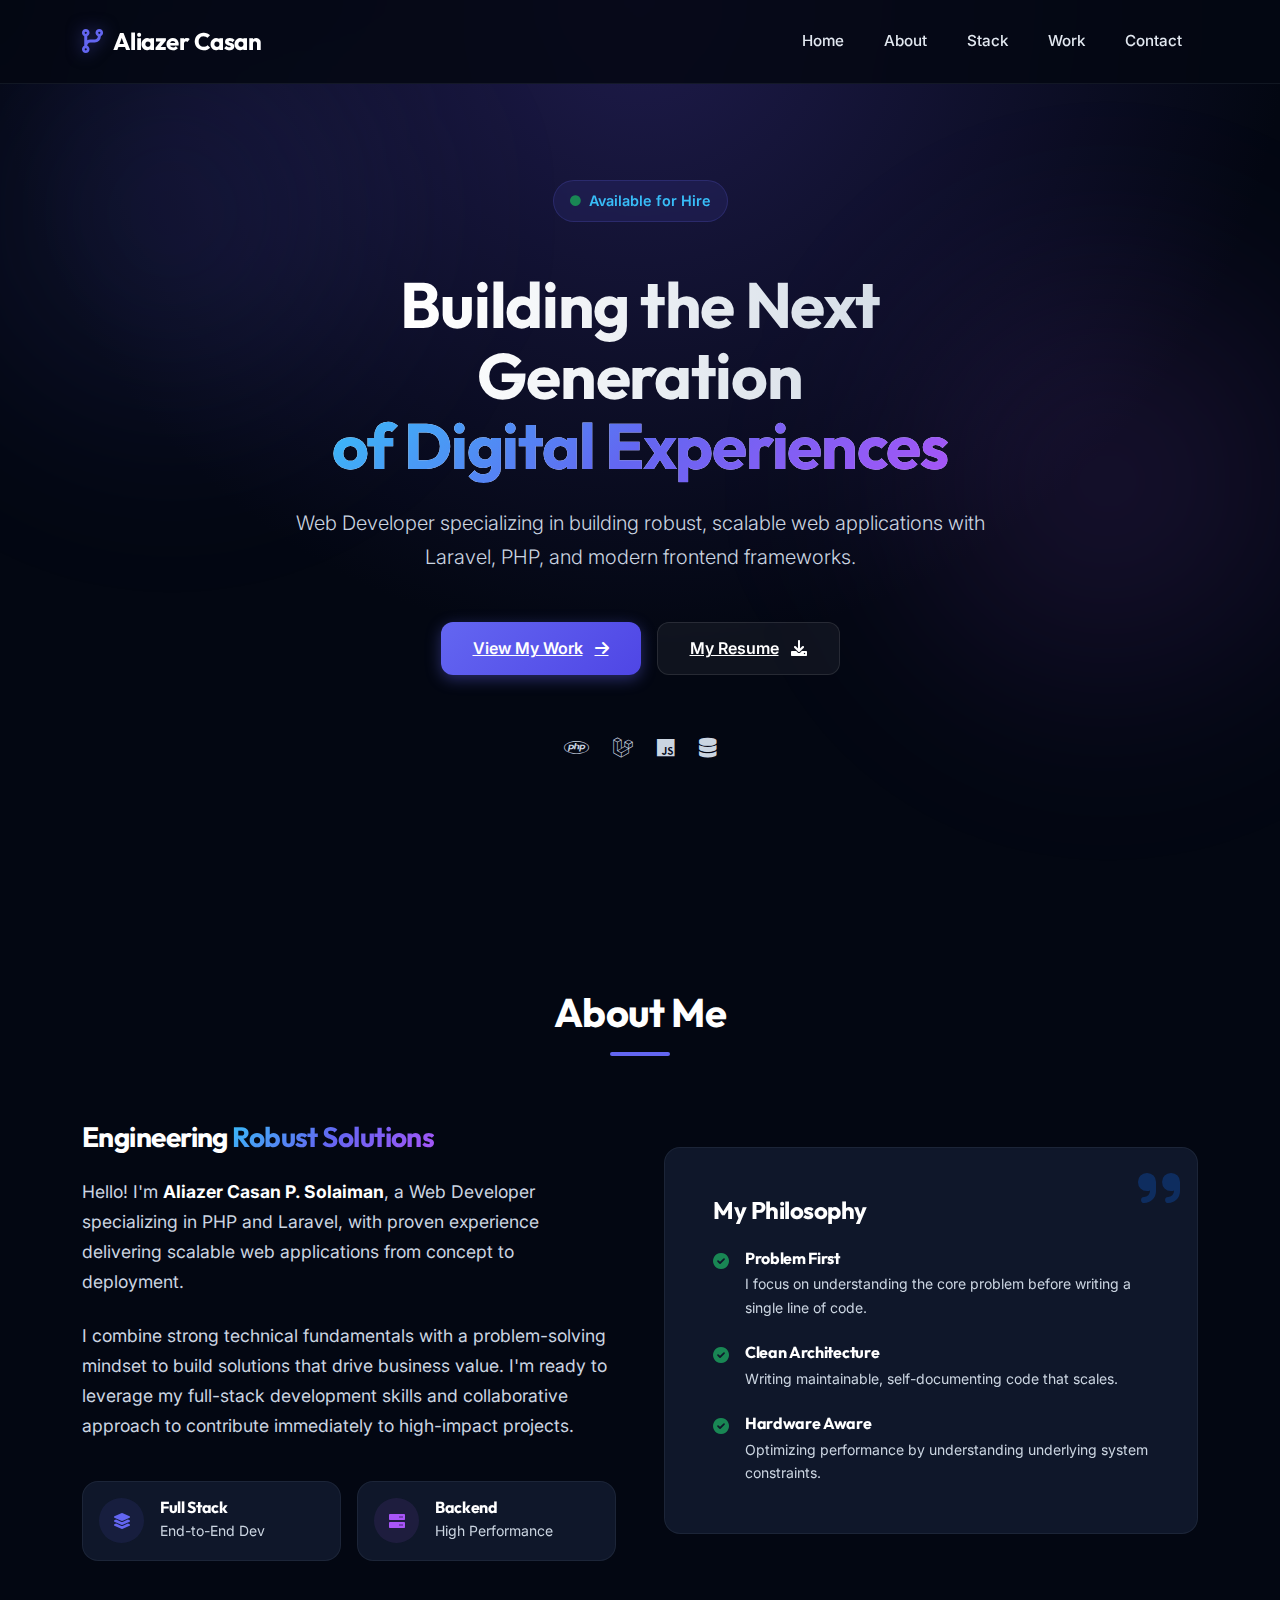
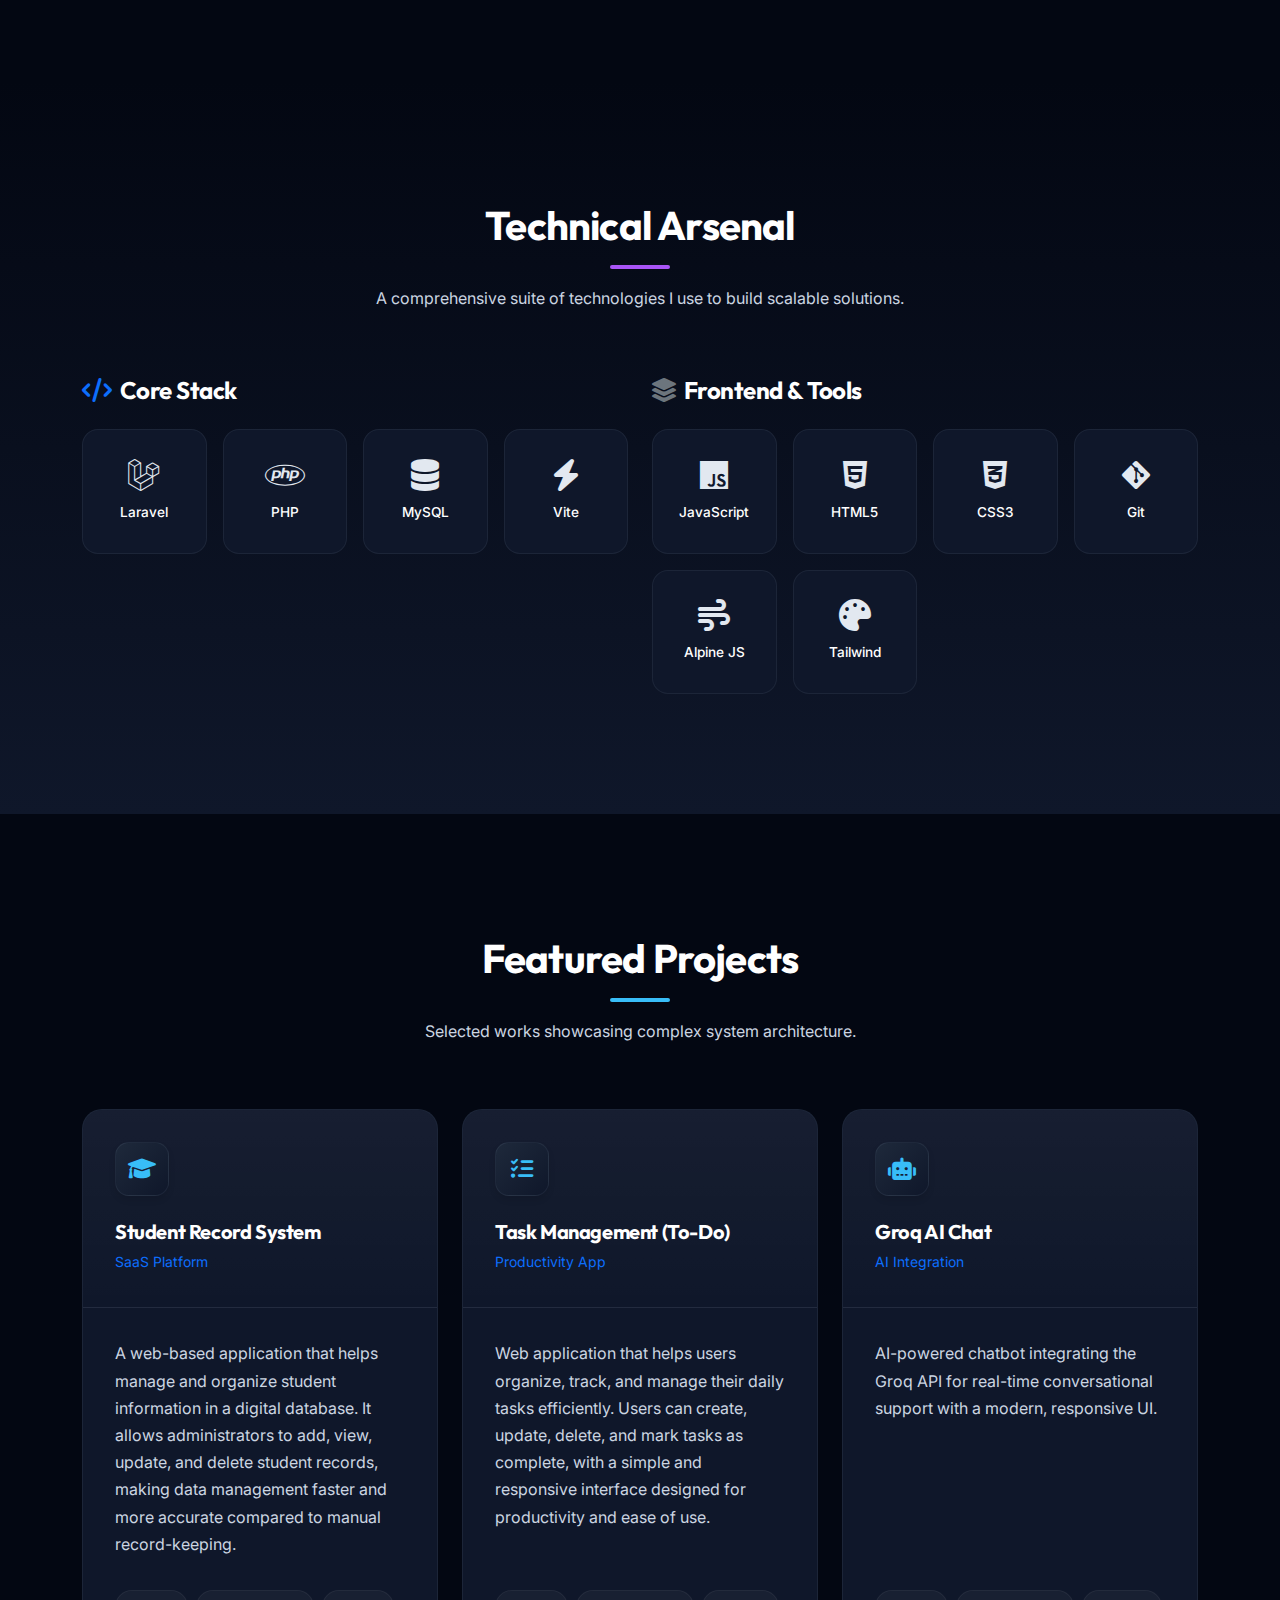
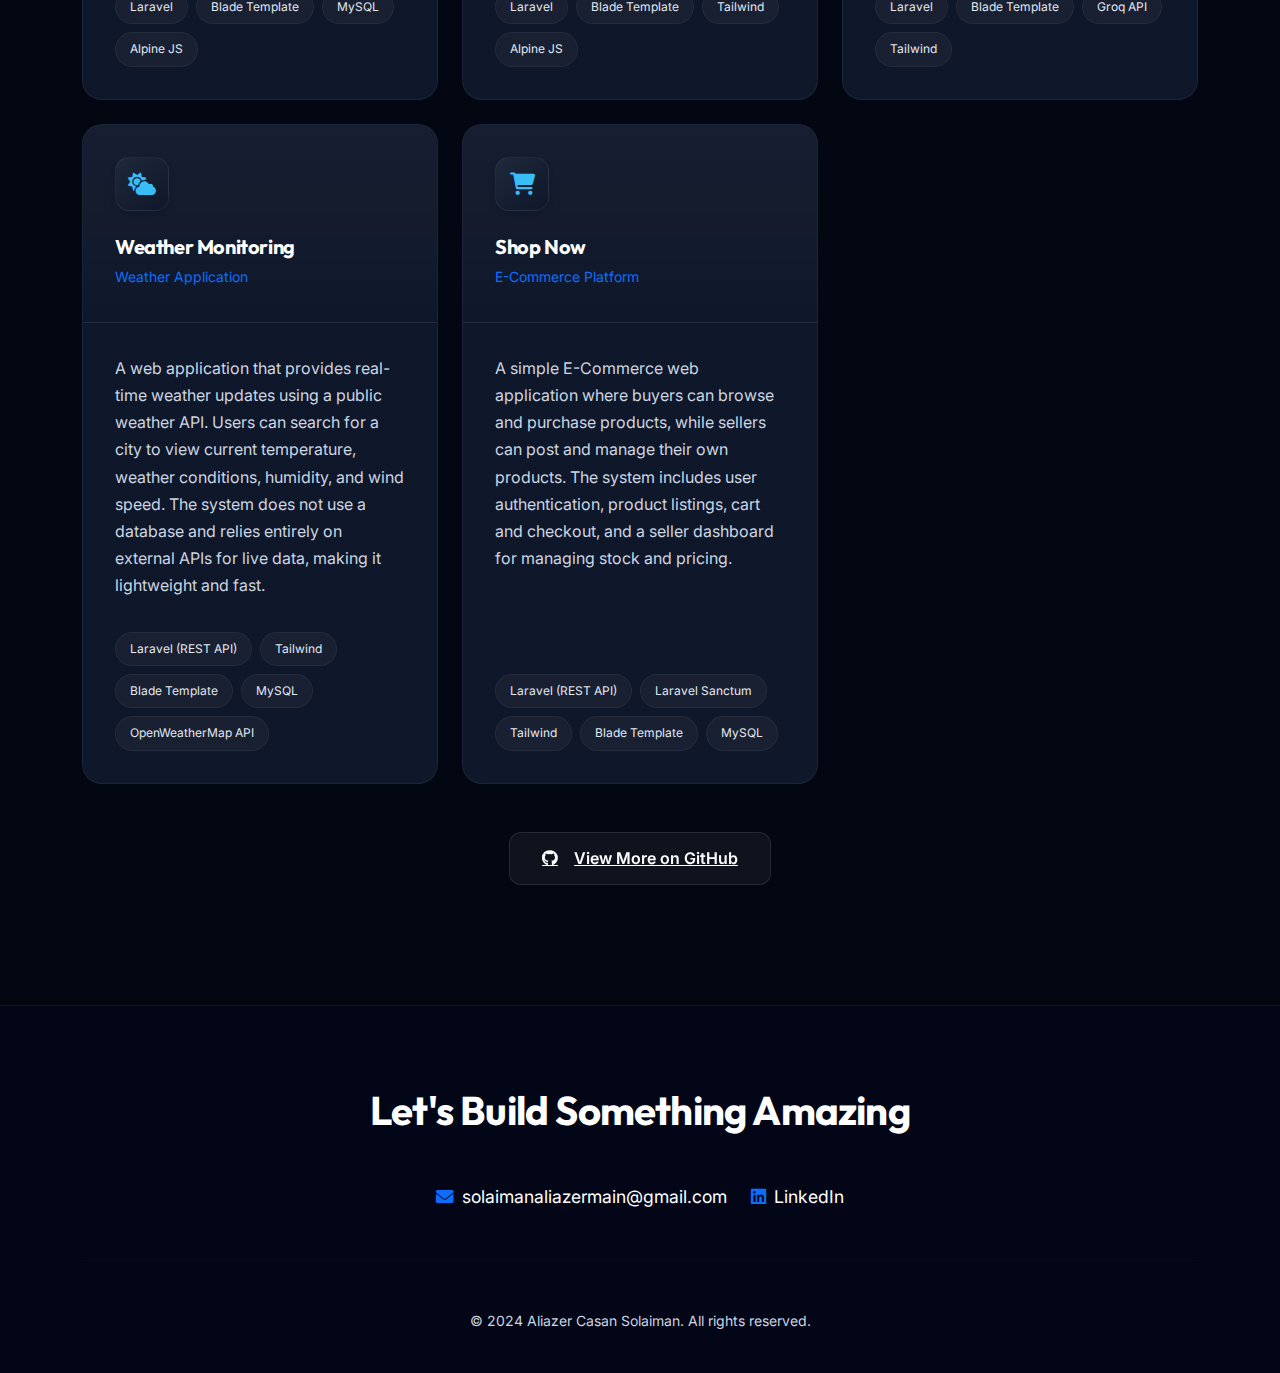
<file: index.html>
<!DOCTYPE html>
<html lang="en">

<head>
    <meta charset="UTF-8">
    <meta name="viewport" content="width=device-width, initial-scale=1.0">
    <title>Web Developer Portfolio - Aliazer Casan Solaiman</title>
    <link href="https://cdn.jsdelivr.net/npm/bootstrap@5.3.0/dist/css/bootstrap.min.css" rel="stylesheet">
    <link href="https://cdnjs.cloudflare.com/ajax/libs/font-awesome/6.0.0/css/all.min.css" rel="stylesheet">
    <link
        href="https://fonts.googleapis.com/css2?family=Inter:wght@300;400;500;600;700&family=Outfit:wght@500;600;700;800&display=swap"
        rel="stylesheet">
    <style>
        :root {
            /* Modern Palette - Deep Space Theme */
            --bg-body: #030712;
            --bg-surface: #0f172a;
            --bg-surface-hover: #1e293b;

            /* Primary Accents - Modern Indigo/Violet Gradient */
            --primary: #6366f1;
            --primary-dark: #4f46e5;
            --secondary: #a855f7;
            --accent: #38bdf8;

            /* Text Colors - Updated for better contrast */
            --text-main: #ffffff;
            --text-muted: #cbd5e1;
            /* Slate-300 - Much lighter for readability */
            --text-light: #e2e8f0;
            /* Slate-200 */

            /* Borders & Effects */
            --border-color: rgba(148, 163, 184, 0.1);
            --glass-bg: rgba(15, 23, 42, 0.7);
            --glass-border: rgba(255, 255, 255, 0.08);
            --shadow-sm: 0 4px 6px -1px rgba(0, 0, 0, 0.3);
            --shadow-lg: 0 20px 25px -5px rgba(0, 0, 0, 0.3), 0 8px 10px -6px rgba(0, 0, 0, 0.3);
            --glow: 0 0 20px rgba(99, 102, 241, 0.15);
        }

        /* Reset & Base */
        * {
            box-sizing: border-box;
        }

        body {
            font-family: 'Inter', sans-serif;
            background-color: var(--bg-body);
            color: var(--text-main);
            line-height: 1.7;
            overflow-x: hidden;
        }

        /* Contrast Overrides */
        .text-muted {
            color: var(--text-muted) !important;
        }

        h1,
        h2,
        h3,
        h4,
        h5,
        h6,
        .navbar-brand {
            font-family: 'Outfit', sans-serif;
            font-weight: 700;
            letter-spacing: -0.02em;
            color: #fff;
        }

        /* Utilities */
        .text-gradient {
            background: linear-gradient(135deg, var(--accent) 0%, var(--primary) 50%, var(--secondary) 100%);
            -webkit-background-clip: text;
            -webkit-text-fill-color: transparent;
            background-clip: text;
        }

        .section-padding {
            padding: 120px 0;
        }

        .glass-card {
            background: var(--bg-surface);
            border: 1px solid var(--border-color);
            border-radius: 16px;
            backdrop-filter: blur(12px);
            transition: all 0.4s cubic-bezier(0.175, 0.885, 0.32, 1.275);
        }

        .glass-card:hover {
            border-color: rgba(99, 102, 241, 0.3);
            transform: translateY(-5px);
            box-shadow: var(--shadow-lg), var(--glow);
        }

        /* Navbar Redesign */
        .navbar {
            background: rgba(3, 7, 18, 0.85) !important;
            backdrop-filter: blur(20px);
            border-bottom: 1px solid var(--border-color);
            padding: 1rem 0;
            transition: all 0.3s ease;
        }

        .navbar-brand {
            font-size: 1.5rem;
            display: flex;
            align-items: center;
            gap: 10px;
        }

        .navbar-brand i {
            color: var(--primary);
            filter: drop-shadow(0 0 8px rgba(99, 102, 241, 0.5));
        }

        .nav-link {
            color: var(--text-light) !important;
            font-weight: 500;
            font-size: 0.95rem;
            padding: 0.5rem 1rem !important;
            border-radius: 8px;
            transition: all 0.3s ease;
        }

        .nav-link:hover,
        .nav-link.active {
            color: #fff !important;
            background: rgba(255, 255, 255, 0.05);
        }

        /* Hero Section Redesign */
        .hero-section {
            padding: 180px 0 120px;
            background: radial-gradient(circle at 50% 0%, #1e1b4b 0%, var(--bg-body) 60%);
            position: relative;
            overflow: hidden;
        }

        /* Geometric Background Elements */
        .hero-bg-glow {
            position: absolute;
            width: 600px;
            height: 600px;
            background: radial-gradient(circle, rgba(99, 102, 241, 0.15) 0%, transparent 70%);
            filter: blur(80px);
            border-radius: 50%;
            z-index: 0;
            animation: float-glow 10s infinite ease-in-out;
        }

        @keyframes float-glow {

            0%,
            100% {
                transform: translate(0, 0);
            }

            50% {
                transform: translate(30px, -30px);
            }
        }

        .hero-content {
            position: relative;
            z-index: 2;
        }

        .hero-badge {
            display: inline-flex;
            align-items: center;
            padding: 8px 16px;
            background: rgba(99, 102, 241, 0.1);
            border: 1px solid rgba(99, 102, 241, 0.2);
            border-radius: 50px;
            color: var(--accent);
            font-weight: 600;
            font-size: 0.9rem;
            margin-bottom: 1.5rem;
            backdrop-filter: blur(5px);
        }

        .hero-title {
            font-size: 4rem;
            line-height: 1.1;
            margin-bottom: 2rem;
            background: linear-gradient(to right, #fff 20%, var(--text-muted) 100%);
            -webkit-background-clip: text;
            -webkit-text-fill-color: transparent;
            background-clip: text;
        }

        /* Buttons Premium */
        .btn-modern {
            padding: 12px 32px;
            border-radius: 12px;
            font-weight: 600;
            transition: all 0.3s ease;
            position: relative;
            overflow: hidden;
            border: none;
            display: inline-flex;
            align-items: center;
            justify-content: center;
            gap: 8px;
        }

        .btn-primary-modern {
            background: linear-gradient(135deg, var(--primary) 0%, var(--primary-dark) 100%);
            color: white;
            box-shadow: 0 4px 15px rgba(99, 102, 241, 0.4);
        }

        .btn-primary-modern:hover {
            transform: translateY(-2px);
            box-shadow: 0 8px 25px rgba(99, 102, 241, 0.5);
            color: white;
        }

        .btn-outline-modern {
            background: rgba(255, 255, 255, 0.05);
            border: 1px solid rgba(255, 255, 255, 0.1);
            color: white;
            backdrop-filter: blur(5px);
        }

        .btn-outline-modern:hover {
            background: rgba(255, 255, 255, 0.1);
            border-color: rgba(255, 255, 255, 0.2);
            color: white;
            transform: translateY(-2px);
        }

        /* Section Headings */
        .section-header {
            margin-bottom: 4rem;
            text-align: center;
        }

        .section-title-modern {
            font-size: 2.5rem;
            margin-bottom: 1rem;
            display: inline-block;
            position: relative;
        }

        /* About Cards */
        .stat-card {
            text-align: center;
            padding: 2rem;
            background: rgba(255, 255, 255, 0.03);
            border-radius: 16px;
            border: 1px solid var(--border-color);
        }

        /* Modern Skill Badges */
        .tech-stack-grid {
            display: grid;
            grid-template-columns: repeat(auto-fill, minmax(100px, 1fr));
            gap: 1rem;
        }

        .tech-item {
            display: flex;
            flex-direction: column;
            align-items: center;
            justify-content: center;
            padding: 1.5rem;
            background: var(--bg-surface);
            border: 1px solid var(--border-color);
            border-radius: 16px;
            transition: all 0.3s ease;
            gap: 10px;
            aspect-ratio: 1;
        }

        .tech-item:hover {
            border-color: var(--primary);
            background: rgba(99, 102, 241, 0.05);
            transform: translateY(-5px);
        }

        .tech-item i {
            font-size: 2rem;
            color: var(--text-light);
            transition: 0.3s;
        }

        .tech-item:hover i {
            color: var(--primary);
        }

        .tech-item span {
            font-size: 0.85rem;
            font-weight: 500;
        }

        /* Project Cards Redesign */
        .project-card {
            height: 100%;
            background: var(--bg-surface);
            border: 1px solid var(--border-color);
            border-radius: 20px;
            overflow: hidden;
            transition: all 0.4s ease;
            display: flex;
            flex-direction: column;
        }

        .project-card:hover {
            border-color: rgba(99, 102, 241, 0.4);
            transform: translateY(-8px);
            box-shadow: 0 15px 30px rgba(0, 0, 0, 0.3);
        }

        .project-header {
            padding: 2rem;
            border-bottom: 1px solid var(--border-color);
            background: linear-gradient(to bottom, rgba(255, 255, 255, 0.03), transparent);
        }

        .project-icon {
            width: 54px;
            height: 54px;
            background: linear-gradient(135deg, var(--bg-surface-hover), var(--bg-surface));
            border-radius: 14px;
            display: flex;
            align-items: center;
            justify-content: center;
            margin-bottom: 1.5rem;
            border: 1px solid var(--border-color);
            box-shadow: 0 4px 6px rgba(0, 0, 0, 0.1);
        }

        .project-icon i {
            font-size: 1.4rem;
            color: var(--accent);
        }

        .project-body {
            padding: 2rem;
            flex: 1;
        }

        .project-tags {
            display: flex;
            flex-wrap: wrap;
            gap: 8px;
            margin-top: auto;
            padding: 0 2rem 2rem;
        }

        .tag {
            font-size: 0.75rem;
            padding: 6px 14px;
            background: rgba(255, 255, 255, 0.04);
            border-radius: 50px;
            color: var(--text-light);
            border: 1px solid rgba(255, 255, 255, 0.05);
        }

        /* Footer */
        footer {
            background: #020617;
            padding: 80px 0 40px;
            border-top: 1px solid var(--border-color);
            color: var(--text-muted);
        }

        footer a {
            color: var(--text-muted);
            transition: 0.2s;
        }

        footer a:hover {
            color: var(--primary);
        }

        /* Form */
        .form-control {
            background: var(--bg-surface);
            border: 1px solid var(--border-color);
            color: #fff;
            padding: 12px 16px;
            border-radius: 12px;
        }

        .form-control:focus {
            background: var(--bg-surface);
            border-color: var(--primary);
            box-shadow: 0 0 0 4px rgba(99, 102, 241, 0.1);
            color: white;
        }

        /* Responsive Fixes */
        @media (max-width: 991px) {
            .navbar-collapse {
                background: var(--bg-surface);
                padding: 20px;
                border-radius: 16px;
                margin-top: 15px;
                border: 1px solid var(--border-color);
            }

            .hero-title {
                font-size: 2.8rem;
            }
        }

        /* Remove Old Theme Toggle - We are Full Dark Mode Now */
        .theme-toggle {
            display: none !important;
        }

        .bg-light {
            background: transparent !important;
        }
    </style>
</head>

<body>
    <!-- Navigation -->
    <nav class="navbar navbar-expand-lg navbar-dark fixed-top">
        <div class="container">
            <a class="navbar-brand" href="#home">
                <i class="fas fa-code-branch"></i>
                <span>Aliazer Casan</span>
            </a>
            <button class="navbar-toggler border-0" type="button" data-bs-toggle="collapse" data-bs-target="#navbarNav">
                <span class="navbar-toggler-icon"></span>
            </button>
            <div class="collapse navbar-collapse" id="navbarNav">
                <ul class="navbar-nav ms-auto gap-2">
                    <li class="nav-item"><a class="nav-link" href="#home">Home</a></li>
                    <li class="nav-item"><a class="nav-link" href="#about">About</a></li>
                    <li class="nav-item"><a class="nav-link" href="#skills">Stack</a></li>
                    <li class="nav-item"><a class="nav-link" href="#projects">Work</a></li>
                    <li class="nav-item"><a class="nav-link" href="#contact">Contact</a></li>
                </ul>
            </div>
        </div>
    </nav>

    <!-- Hero Section -->
    <section id="home" class="hero-section text-center text-lg-start">
        <div class="hero-bg-glow" style="top: -10%; left: -10%;"></div>
        <div class="hero-bg-glow"
            style="bottom: 10%; right: -10%; animation-delay: -5s; background: radial-gradient(circle, rgba(168, 85, 247, 0.15) 0%, transparent 70%);">
        </div>

        <div class="container hero-content">
            <div class="row align-items-center min-vh-75">
                <div class="col-lg-8 mx-auto text-center">
                    <div class="mb-4 animate-fade-in">
                        <span class="hero-badge">
                            <i class="fas fa-circle fa-xs me-2 text-success"></i> Available for Hire
                        </span>
                    </div>
                    <h1 class="hero-title fw-bold mb-4 animate-scale animate-delay-1">
                        Building the Next Generation <br>
                        <span class="text-gradient">of Digital Experiences</span>
                    </h1>
                    <p class="lead mb-5 animate-fade-in animate-delay-2"
                        style="color: var(--text-muted); font-size: 1.25rem; max-width: 700px; margin: 0 auto;">
                        Web Developer specializing in building robust, scalable web applications
                        with Laravel, PHP, and modern frontend frameworks.
                    </p>
                    <div
                        class="d-flex flex-column flex-sm-row gap-3 justify-content-center animate-scale animate-delay-3">
                        <a href="#projects" class="btn-modern btn-primary-modern">
                            View My Work <i class="fas fa-arrow-right ms-1"></i>
                        </a>
                        <a href="my-cv.html" target="_blank" class="btn-modern btn-outline-modern">
                            My Resume <i class="fas fa-download ms-1"></i>
                        </a>
                    </div>

                    <div
                        class="mt-5 pt-4 d-flex justify-content-center gap-4 animate-fade-in animate-delay-4 text-muted">
                        <div class="d-flex align-items-center gap-2">
                            <i class="fab fa-php fa-lg"></i>
                        </div>
                        <div class="d-flex align-items-center gap-2">
                            <i class="fab fa-laravel fa-lg"></i>
                        </div>
                        <div class="d-flex align-items-center gap-2">
                            <i class="fab fa-js fa-lg"></i>
                        </div>
                        <div class="d-flex align-items-center gap-2">
                            <i class="fas fa-database fa-lg"></i>
                        </div>
                    </div>
                </div>
            </div>
        </div>
    </section>

    <!-- ABOUT SECTION -->
    <section id="about" class="section-padding">
        <div class="container">
            <div class="section-header animate-on-scroll">
                <h2 class="section-title-modern">About Me</h2>
                <div style="width: 60px; height: 4px; background: var(--primary); margin: 0 auto; border-radius: 2px;">
                </div>
            </div>

            <div class="row align-items-center g-5">
                <div class="col-lg-6 animate-slide-left">
                    <h3 class="mb-4 text-white">Engineering <span class="text-gradient">Robust Solutions</span></h3>
                    <p class="mb-4 text-muted" style="font-size: 1.1rem;">
                        Hello! I'm <strong class="text-white">Aliazer Casan P. Solaiman</strong>, a Web Developer
                        specializing in PHP and Laravel, with proven experience delivering scalable web applications
                        from concept to deployment.
                    </p>
                    <p class="mb-4 text-muted" style="font-size: 1.1rem;">
                        I combine strong technical fundamentals with a problem-solving mindset to build solutions that
                        drive business value. I'm ready to leverage my full-stack development skills and collaborative
                        approach to contribute immediately to high-impact projects.
                    </p>

                    <div class="row g-3 mt-2">
                        <div class="col-6">
                            <div class="glass-card p-3 d-flex align-items-center gap-3">
                                <div class="bg-surface rounded-circle d-flex align-items-center justify-content-center"
                                    style="width: 45px; height: 45px; background: rgba(99,102,241,0.1); color: var(--primary);">
                                    <i class="fas fa-layer-group"></i>
                                </div>
                                <div>
                                    <h6 class="mb-0 text-white">Full Stack</h6>
                                    <small class="text-muted">End-to-End Dev</small>
                                </div>
                            </div>
                        </div>
                        <div class="col-6">
                            <div class="glass-card p-3 d-flex align-items-center gap-3">
                                <div class="bg-surface rounded-circle d-flex align-items-center justify-content-center"
                                    style="width: 45px; height: 45px; background: rgba(168,85,247,0.1); color: var(--secondary);">
                                    <i class="fas fa-server"></i>
                                </div>
                                <div>
                                    <h6 class="mb-0 text-white">Backend</h6>
                                    <small class="text-muted">High Performance</small>
                                </div>
                            </div>
                        </div>
                    </div>
                </div>

                <div class="col-lg-6 animate-slide-right">
                    <div class="glass-card p-4 p-md-5 position-relative">
                        <div class="position-absolute top-0 end-0 p-3 opacity-25">
                            <i class="fas fa-quote-right fa-3x text-primary"></i>
                        </div>
                        <h4 class="mb-4">My Philosophy</h4>

                        <div class="d-flex flex-column gap-4">
                            <div class="d-flex gap-3">
                                <i class="fas fa-check-circle text-success mt-1"></i>
                                <div>
                                    <h6 class="text-white mb-1">Problem First</h6>
                                    <p class="text-muted small mb-0">I focus on understanding the core problem before
                                        writing a single line of code.</p>
                                </div>
                            </div>
                            <div class="d-flex gap-3">
                                <i class="fas fa-check-circle text-success mt-1"></i>
                                <div>
                                    <h6 class="text-white mb-1">Clean Architecture</h6>
                                    <p class="text-muted small mb-0">Writing maintainable, self-documenting code that
                                        scales.</p>
                                </div>
                            </div>
                            <div class="d-flex gap-3">
                                <i class="fas fa-check-circle text-success mt-1"></i>
                                <div>
                                    <h6 class="text-white mb-1">Hardware Aware</h6>
                                    <p class="text-muted small mb-0">Optimizing performance by understanding underlying
                                        system constraints.</p>
                                </div>
                            </div>
                        </div>
                    </div>
                </div>
            </div>
        </div>
    </section>

    <!-- Skills Section -->
    <section id="skills" class="section-padding"
        style="background: linear-gradient(to bottom, var(--bg-body), #0f172a);">
        <div class="container">
            <div class="section-header animate-on-scroll">
                <h2 class="section-title-modern">Technical Arsenal</h2>
                <div
                    style="width: 60px; height: 4px; background: var(--secondary); margin: 0 auto; border-radius: 2px;">
                </div>
                <p class="text-muted mt-3" style="max-width: 600px; margin-left: auto; margin-right: auto;">
                    A comprehensive suite of technologies I use to build scalable solutions.
                </p>
            </div>

            <div class="row g-4">
                <div class="col-lg-6">
                    <h4 class="mb-4 text-white"><i class="fas fa-code me-2 text-primary"></i>Core Stack</h4>
                    <div class="tech-stack-grid">
                        <div class="tech-item animate-scale animate-delay-1">
                            <i class="fab fa-laravel"></i>
                            <span>Laravel</span>
                        </div>
                        <div class="tech-item animate-scale animate-delay-2">
                            <i class="fab fa-php"></i>
                            <span>PHP</span>
                        </div>
                        <div class="tech-item animate-scale animate-delay-3">
                            <i class="fas fa-database"></i>
                            <span>MySQL</span>
                        </div>
                        <div class="tech-item animate-scale animate-delay-4">
                            <i class="fas fa-bolt"></i>
                            <span>Vite</span>
                        </div>
                    </div>
                </div>

                <div class="col-lg-6">
                    <h4 class="mb-4 text-white"><i class="fas fa-layer-group me-2 text-secondary"></i>Frontend & Tools
                    </h4>
                    <div class="tech-stack-grid">
                        <div class="tech-item animate-scale animate-delay-1">
                            <i class="fab fa-js"></i>
                            <span>JavaScript</span>
                        </div>
                        <div class="tech-item animate-scale animate-delay-2">
                            <i class="fab fa-html5"></i>
                            <span>HTML5</span>
                        </div>
                        <div class="tech-item animate-scale animate-delay-3">
                            <i class="fab fa-css3-alt"></i>
                            <span>CSS3</span>
                        </div>
                        <div class="tech-item animate-scale animate-delay-4">
                            <i class="fab fa-git-alt"></i>
                            <span>Git</span>
                        </div>
                        <div class="tech-item animate-scale animate-delay-5">
                            <i class="fas fa-wind"></i>
                            <span>Alpine JS</span>
                        </div>
                        <div class="tech-item animate-scale animate-delay-6">
                            <i class="fas fa-palette"></i>
                            <span>Tailwind</span>
                        </div>
                    </div>
                </div>
            </div>
        </div>
    </section>

    <!-- Projects Section -->
    <section id="projects" class="section-padding">
        <div class="container">
            <div class="section-header animate-on-scroll">
                <h2 class="section-title-modern">Featured Projects</h2>
                <div style="width: 60px; height: 4px; background: var(--accent); margin: 0 auto; border-radius: 2px;">
                </div>
                <p class="text-muted mt-3">Selected works showcasing complex system architecture.</p>
            </div>

            <div class="row g-4">
                <!-- Project 1 -->
                <div class="col-lg-4 col-md-6">
                    <a href="http://studentrecord.kesug.com" target="_blank" class="text-decoration-none d-block h-100">
                        <div class="project-card animate-slide-up animate-delay-1">
                            <div class="project-header">
                                <div class="project-icon">
                                    <i class="fas fa-graduation-cap"></i>
                                </div>
                                <h5 class="fw-bold text-white mb-1">Student Record System</h5>
                                <small class="text-primary">SaaS Platform</small>
                            </div>
                            <div class="project-body">
                                <p class="text-muted mb-0">
                                    A web-based application that helps manage and organize student information in a
                                    digital database. It allows administrators to add, view, update, and delete student
                                    records, making data management faster and more accurate compared to manual
                                    record-keeping.
                                </p>
                            </div>
                            <div class="project-tags">
                                <span class="tag">Laravel</span>
                                <span class="tag">Blade Template</span>
                                <span class="tag">MySQL</span>
                                <span class="tag">Alpine JS</span>
                            </div>
                        </div>
                    </a>
                </div>

                <!-- Project 2 -->
                <div class="col-lg-4 col-md-6">
                    <a href="https://dourtask.kesug.com/login" target="_blank" class="text-decoration-none d-block h-100">
                        <div class="project-card animate-slide-up animate-delay-2">
                            <div class="project-header">
                                <div class="project-icon">
                                    <i class="fas fa-tasks"></i>
                                </div>
                                <h5 class="fw-bold text-white mb-1">Task Management (To-Do)</h5>
                                <small class="text-primary">Productivity App</small>
                            </div>
                            <div class="project-body">
                                <p class="text-muted mb-0">
                                    Web application that helps users organize, track, and manage their daily tasks
                                    efficiently. Users can create, update, delete, and mark tasks as complete, with a simple
                                    and responsive interface designed for productivity and ease of use.
                                </p>
                            </div>
                            <div class="project-tags">
                                <span class="tag">Laravel</span>
                                <span class="tag">Blade Template</span>
                                <span class="tag">Tailwind</span>
                                <span class="tag">Alpine JS</span>
                            </div>
                        </div>
                    </a>
                </div>

                <!-- Project 3 -->
                <div class="col-lg-4 col-md-6">
                    <a href="#" target="_blank" class="text-decoration-none d-block h-100">
                        <div class="project-card animate-slide-up animate-delay-3">
                            <div class="project-header">
                                <div class="project-icon">
                                    <i class="fas fa-robot"></i>
                                </div>
                                <h5 class="fw-bold text-white mb-1">Groq AI Chat</h5>
                                <small class="text-primary">AI Integration</small>
                            </div>
                            <div class="project-body">
                                <p class="text-muted mb-0">
                                    AI-powered chatbot integrating the Groq API for real-time conversational support with a
                                    modern, responsive UI.
                                </p>
                            </div>
                            <div class="project-tags">
                                <span class="tag">Laravel</span>
                                <span class="tag">Blade Template</span>
                                <span class="tag">Groq API</span>
                                <span class="tag">Tailwind</span>
                            </div>
                        </div>
                    </a>
                </div>

                <!-- Project 4 -->
                <div class="col-lg-4 col-md-6">
                    <a href="https://weatherupdate.gt.tc/" target="_blank" class="text-decoration-none d-block h-100">
                        <div class="project-card animate-slide-up animate-delay-4">
                            <div class="project-header">
                                <div class="project-icon">
                                    <i class="fas fa-cloud-sun"></i>
                                </div>
                                <h5 class="fw-bold text-white mb-1">Weather Monitoring</h5>
                                <small class="text-primary">Weather Application</small>
                            </div>
                            <div class="project-body">
                                <p class="text-muted mb-0">
                                    A web application that provides real-time weather updates using a public weather API. Users can search for a city to view current temperature, weather conditions, humidity, and wind speed. The system does not use a database and relies entirely on external APIs for live data, making it lightweight and fast.
                                </p>
                            </div>
                            <div class="project-tags">
                                <span class="tag">Laravel (REST API)</span>
                                <span class="tag">Tailwind</span>
                                <span class="tag">Blade Template</span>
                                <span class="tag">MySQL</span>
                                <span class="tag">OpenWeatherMap API</span>

                            </div>
                        </div>
                    </a>
                </div>


                <!-- Project 5 -->
                <div class="col-lg-4 col-md-6">
                    <a href="https://shopnow.kesug.com/products" target="_blank" class="text-decoration-none d-block h-100">
                        <div class="project-card animate-slide-up animate-delay-4">
                            <div class="project-header">
                                <div class="project-icon">
                                    <i class="fas fa-shopping-cart"></i>
                                </div>
                                <h5 class="fw-bold text-white mb-1">Shop Now</h5>
                                <small class="text-primary">E-Commerce Platform</small>
                            </div>
                            <div class="project-body">
                                <p class="text-muted mb-0">
                                    A simple E-Commerce web application where buyers can browse and purchase products, while sellers can post and manage their own products. The system includes user authentication, product listings, cart and checkout, and a seller dashboard for managing stock and pricing.
                                </p>
                            </div>
                            <div class="project-tags">
                                <span class="tag">Laravel (REST API)</span>
                                <span class="tag">Laravel Sanctum</span>
                                <span class="tag">Tailwind</span>
                                <span class="tag">Blade Template</span>
                                <span class="tag">MySQL</span>

                            </div>
                        </div>
                    </a>
                </div>
            </div>

            <div class="text-center mt-5">
                <a href="https://github.com/aliazercasan" target="_blank" class="btn-modern btn-outline-modern">
                    <i class="fab fa-github me-2"></i> View More on GitHub
                </a>
            </div>
        </div>
    </section>


    <!-- Footer -->
    <footer id="contact">
        <div class="container text-center">
            <h2 class="section-title-modern mb-5">Let's Build Something Amazing</h2>
            <div class="d-flex justify-content-center gap-4 mb-5">
                <a href="mailto:solaimanaliazermain@gmail.com"
                    class="text-white text-decoration-none d-flex align-items-center gap-2" style="font-size: 1.1rem;">
                    <i class="fas fa-envelope text-primary"></i>
                    <span>solaimanaliazermain@gmail.com</span>
                </a>
                <a href="https://linkedin.com/in/aliazer-solaiman" target="_blank"
                    class="text-white text-decoration-none d-flex align-items-center gap-2" style="font-size: 1.1rem;">
                    <i class="fab fa-linkedin text-primary"></i>
                    <span>LinkedIn</span>
                </a>
            </div>

            <hr style="border-color: rgba(255,255,255,0.1); margin: 3rem 0;">

            <p class="text-muted small mb-0">
                &copy; 2024 Aliazer Casan Solaiman. All rights reserved.
            </p>
        </div>
    </footer>

    <script src="https://cdn.jsdelivr.net/npm/bootstrap@5.3.0/dist/js/bootstrap.bundle.min.js"></script>
    <script>
        // Smooth scrolling
        document.querySelectorAll('a[href^="#"]').forEach(anchor => {
            anchor.addEventListener('click', function (e) {
                e.preventDefault();
                const target = document.querySelector(this.getAttribute('href'));
                if (target) {
                    target.scrollIntoView({ behavior: 'smooth', block: 'start' });
                }
            });
        });

        // Animation Observer
        const observer = new IntersectionObserver((entries) => {
            entries.forEach(entry => {
                if (entry.isIntersecting) {
                    entry.target.classList.add('animate-visible');
                }
            });
        }, { threshold: 0.1 });

        document.querySelectorAll('.animate-on-scroll, .animate-fade-in, .animate-slide-left, .animate-slide-right, .animate-scale, .animate-bounce-in, .animate-slide-up').forEach(el => {
            observer.observe(el);
        });

        // Navbar Scroll Effect
        window.addEventListener('scroll', function () {
            const navbar = document.querySelector('.navbar');
            if (window.scrollY > 50) {
                navbar.style.background = 'rgba(3, 7, 18, 0.95)';
                navbar.style.boxShadow = '0 4px 6px -1px rgba(0, 0, 0, 0.1)';
            } else {
                navbar.style.background = 'rgba(3, 7, 18, 0.85)';
                navbar.style.boxShadow = 'none';
            }
        });
    </script>
</body>

</html>
</file>
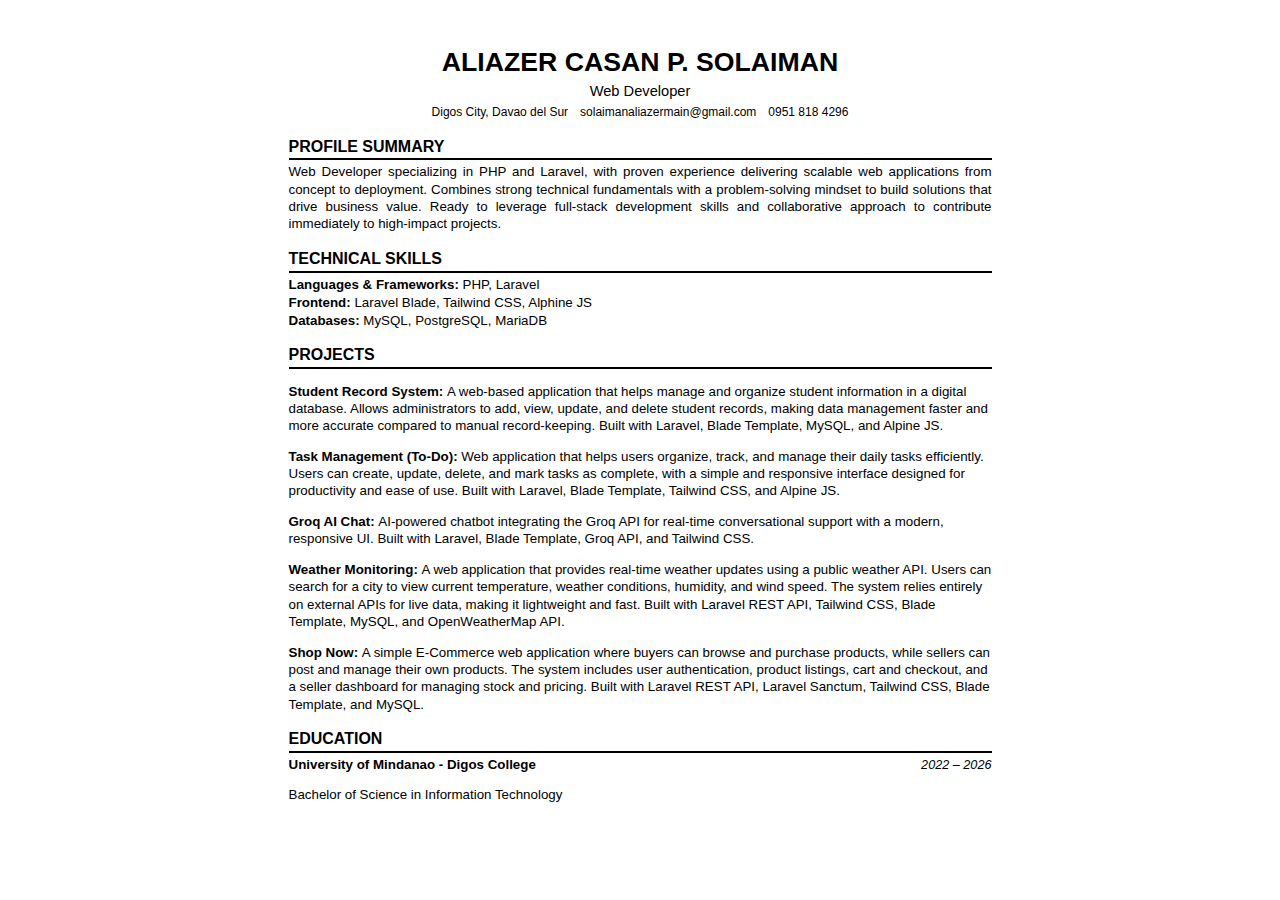
<file: my-cv.html>
<!DOCTYPE html>
<html lang="en">
<head>
<meta charset="UTF-8">
<title>Aliazer Casan P. Solaiman – Web Developer</title>

<style>
* {
  box-sizing: border-box;
}

@page {
  size: A4;
  margin: 12mm;
}

@media print {
  body { 
    background: #fff; 
    margin: 0;
    padding: 0;
  }
  .page {
    margin: 0;
    padding: 0;
    max-width: 100%;
  }
}

body {
  font-family: Arial, Helvetica, sans-serif;
  font-size: 10pt;
  line-height: 1.3;
  color: #000;
  margin: 0;
  padding: 0;
}

.page {
  max-width: 210mm;
  margin: auto;
  padding: 12mm;
}

/* HEADER */
header {
  text-align: center;
  margin-bottom: 6px;
}

header h1 {
  font-size: 20pt;
  margin: 0;
  text-transform: uppercase;
}

header h2 {
  font-size: 11pt;
  font-weight: normal;
  margin: 2px 0 4px;
}

.contact {
  display: flex;
  justify-content: center;
  gap: 12px;
  flex-wrap: wrap;
  font-size: 9pt;
}

/* SECTIONS */
section { margin-bottom: 6px; }

section h3 {
  font-size: 12pt;
  font-weight: bold;
  margin-bottom: 1px;
  text-transform: uppercase;
}

.divider {
  border-bottom: 1.5pt solid #000;
  margin-bottom: 3px;
}

/* FLEX ROW */
.row {
  display: flex;
  justify-content: space-between;
  align-items: baseline;
}

.date {
  font-style: italic;
  font-size: 9.5pt;
}

/* LISTS */
ul {
  margin: 2px 0 4px 16px;
  padding: 0;
}

li { margin-bottom: 1px; }

/* SKILLS */
.skills p { margin: 1px 0; }
.skills strong { font-weight: bold; }
</style>
</head>

<body>
<div class="page">

<header>
  <h1>Aliazer Casan P. Solaiman</h1>
  <h2>Web Developer</h2>
  <div class="contact">
    <span>Digos City, Davao del Sur</span>
    <span>solaimanaliazermain@gmail.com</span>
    <span>0951 818 4296</span>
  </div>
</header>

<section>
  <h3>Profile Summary</h3>
  <div class="divider"></div>
  <p style="text-align:justify; margin:0;">
    Web Developer specializing in PHP and Laravel, with proven experience delivering scalable web applications from concept to deployment. Combines strong technical fundamentals with a problem-solving mindset to build solutions that drive business value. Ready to leverage full-stack development skills and collaborative approach to contribute immediately to high-impact projects.
  </p>
</section>

<section class="skills">
  <h3>Technical Skills</h3>
  <div class="divider"></div>
  <p><strong>Languages & Frameworks:</strong> PHP, Laravel</p>
  <p><strong>Frontend:</strong> Laravel Blade, Tailwind CSS, Alphine JS</p>
  <p><strong>Databases:</strong> MySQL, PostgreSQL, MariaDB</p>
 
</section>



<section>
  <h3>Projects</h3>
  <div class="divider"></div>

  <p><strong>Student Record System: </strong>A web-based application that helps manage and organize student information in a digital database. Allows administrators to add, view, update, and delete student records, making data management faster and more accurate compared to manual record-keeping. Built with Laravel, Blade Template, MySQL, and Alpine JS.</p>

  <p><strong>Task Management (To-Do): </strong>Web application that helps users organize, track, and manage their daily tasks efficiently. Users can create, update, delete, and mark tasks as complete, with a simple and responsive interface designed for productivity and ease of use. Built with Laravel, Blade Template, Tailwind CSS, and Alpine JS.</p>

  <p><strong>Groq AI Chat: </strong>AI-powered chatbot integrating the Groq API for real-time conversational support with a modern, responsive UI. Built with Laravel, Blade Template, Groq API, and Tailwind CSS.</p>

  <p><strong>Weather Monitoring: </strong>A web application that provides real-time weather updates using a public weather API. Users can search for a city to view current temperature, weather conditions, humidity, and wind speed. The system relies entirely on external APIs for live data, making it lightweight and fast. Built with Laravel REST API, Tailwind CSS, Blade Template, MySQL, and OpenWeatherMap API.</p>

  <p><strong>Shop Now: </strong>A simple E-Commerce web application where buyers can browse and purchase products, while sellers can post and manage their own products. The system includes user authentication, product listings, cart and checkout, and a seller dashboard for managing stock and pricing. Built with Laravel REST API, Laravel Sanctum, Tailwind CSS, Blade Template, and MySQL.</p>
</section>

<section>
  <h3>Education</h3>
  <div class="divider"></div>

  <div class="row">
    <strong>University of Mindanao - Digos College</strong>
    <span class="date">2022 – 2026</span>
  </div>
  <p>Bachelor of Science in Information Technology</p>
</section>

</div>
</body>
</html>
</file>
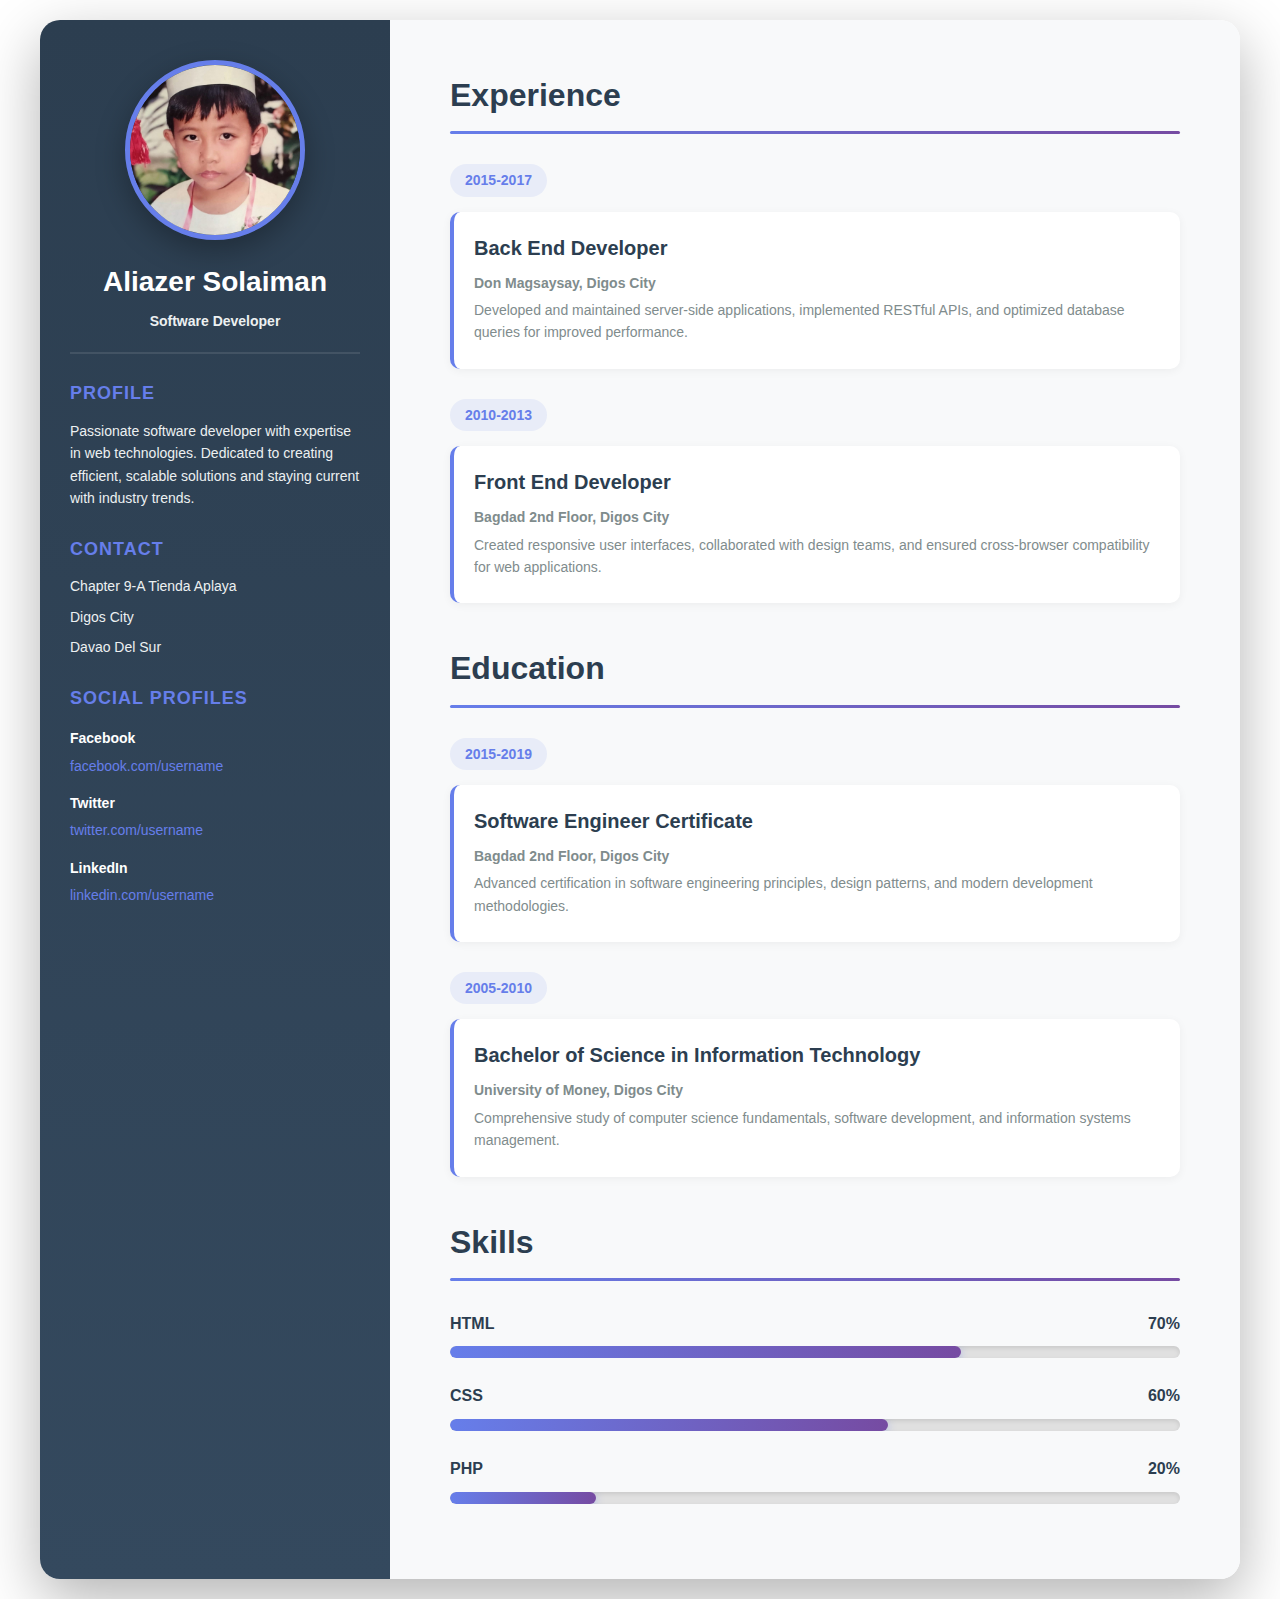
<file: resume.html>
<!DOCTYPE html>
<html lang="en">

<head>
    <meta charset="UTF-8">
    <meta name="viewport" content="width=device-width, initial-scale=1.0">
    <title>Aliazer Solaiman - Resume</title>
    <link rel="stylesheet" href="style.css">
</head>

<body>
    <div class="parent-container">
        <!-- Left Sidebar -->
        <div class="sidebar">
            <img src="assets/me.jpg" alt="Aliazer Solaiman" class="profile-img">

            <div class="content-banner">
                <h1 class="heading">Aliazer Solaiman</h1>
                <p class="job-title">Software Developer</p>

                <h3 class="same">Profile</h3>
                <p>Passionate software developer with expertise in web technologies. Dedicated to creating efficient,
                    scalable solutions and staying current with industry trends.</p>

                <h3 class="same">Contact</h3>
                <p>Chapter 9-A Tienda Aplaya</p>
                <p>Digos City</p>
                <p>Davao Del Sur</p>

                <h3 class="same">Social Profiles</h3>

                <h4>Facebook</h4>
                <p><a href="#" class="social-link">facebook.com/username</a></p>

                <h4>Twitter</h4>
                <p><a href="#" class="social-link">twitter.com/username</a></p>

                <h4>LinkedIn</h4>
                <p><a href="#" class="social-link">linkedin.com/username</a></p>
            </div>
        </div>

        <!-- Right Content Area -->
        <div class="resume">
            <h2 class="h2">Experience</h2>
            <hr>

            <h4 class="date">2015-2017</h4>
            <div class="experience">
                <h3>Back End Developer</h3>
                <p><strong>Don Magsaysay, Digos City</strong></p>
                <p>Developed and maintained server-side applications, implemented RESTful APIs, and optimized database
                    queries for improved performance.</p>
            </div>

            <h4 class="date">2010-2013</h4>
            <div class="experience">
                <h3>Front End Developer</h3>
                <p><strong>Bagdad 2nd Floor, Digos City</strong></p>
                <p>Created responsive user interfaces, collaborated with design teams, and ensured cross-browser
                    compatibility for web applications.</p>
            </div>

            <h2 class="h2">Education</h2>
            <hr>

            <h4 class="date">2015-2019</h4>
            <div class="experience">
                <h3>Software Engineer Certificate</h3>
                <p><strong>Bagdad 2nd Floor, Digos City</strong></p>
                <p>Advanced certification in software engineering principles, design patterns, and modern development
                    methodologies.</p>
            </div>

            <h4 class="date">2005-2010</h4>
            <div class="experience">
                <h3>Bachelor of Science in Information Technology</h3>
                <p><strong>University of Money, Digos City</strong></p>
                <p>Comprehensive study of computer science fundamentals, software development, and information systems
                    management.</p>
            </div>

            <h2 class="h2">Skills</h2>
            <hr>

            <div class="skills-container">
                <div class="skill-name">
                    <span>HTML</span>
                    <span>70%</span>
                </div>
                <div class="progress-bar">
                    <div class="the-process html-progress"></div>
                </div>
            </div>

            <div class="skills-container">
                <div class="skill-name">
                    <span>CSS</span>
                    <span>60%</span>
                </div>
                <div class="progress-bar">
                    <div class="the-process css-progress"></div>
                </div>
            </div>

            <div class="skills-container">
                <div class="skill-name">
                    <span>PHP</span>
                    <span>20%</span>
                </div>
                <div class="progress-bar">
                    <div class="the-process php-progress"></div>
                </div>
            </div>
        </div>
    </div>

</body>

</html>
</file>
<file: style.css>
* {
    margin: 0;
    padding: 0;
    box-sizing: border-box;
}

body {
    font-family: 'Segoe UI', Tahoma, Geneva, Verdana, sans-serif;
    min-height: 100vh;
    padding: 20px;
    line-height: 1.6;
}

.parent-container {
    max-width: 1200px;
    margin: 0 auto;
    background: white;
    border-radius: 20px;
    box-shadow: 0 20px 60px rgba(0, 0, 0, 0.3);
    overflow: hidden;
    display: grid;
    grid-template-columns: 350px 1fr;
    min-height: 100vh;
}

/* Left Sidebar */
.sidebar {
    background: linear-gradient(180deg, #2c3e50 0%, #34495e 100%);
    color: white;
    padding: 40px 30px;
    display: flex;
    flex-direction: column;
    align-items: center;
}

.profile-img {
    width: 180px;
    height: 180px;
    border-radius: 50%;
    object-fit: cover;
    border: 5px solid #667eea;
    box-shadow: 0 10px 30px rgba(0, 0, 0, 0.3);
    margin-bottom: 20px;
}

.content-banner {
    width: 100%;
    text-align: left;
}

.heading {
    font-size: 28px;
    margin-bottom: 5px;
    color: #fff;
    text-align: center;
}

.job-title {
    text-align: center;
    color: #667eea;
    font-size: 16px;
    font-weight: 600;
    margin-bottom: 30px;
    padding-bottom: 20px;
    border-bottom: 2px solid rgba(255, 255, 255, 0.1);
}

.same {
    color: #667eea;
    font-size: 18px;
    margin-top: 25px;
    margin-bottom: 12px;
    text-transform: uppercase;
    letter-spacing: 1px;
    font-weight: 600;
}

.content-banner p {
    font-size: 14px;
    color: #ecf0f1;
    margin-bottom: 8px;
    line-height: 1.6;
}

.content-banner h4 {
    color: #fff;
    font-size: 14px;
    margin-top: 15px;
    margin-bottom: 5px;
}

.social-link {
    color: #667eea;
    text-decoration: none;
    transition: color 0.3s;
}

.social-link:hover {
    color: #764ba2;
}

/* Right Content Area */
.resume {
    padding: 50px 60px;
    background: #f8f9fa;
}

.h2 {
    color: #2c3e50;
    font-size: 32px;
    margin-bottom: 10px;
    margin-top: 40px;
}

.h2:first-child {
    margin-top: 0;
}

hr {
    border: none;
    height: 3px;
    background: linear-gradient(90deg, #667eea 0%, #764ba2 100%);
    margin-bottom: 30px;
    border-radius: 2px;
}

.date {
    color: #667eea;
    font-size: 14px;
    font-weight: 600;
    margin-bottom: 15px;
    display: inline-block;
    background: rgba(102, 126, 234, 0.1);
    padding: 5px 15px;
    border-radius: 20px;
}

.experience {
    margin-bottom: 30px;
    padding: 20px;
    background: white;
    border-radius: 10px;
    box-shadow: 0 2px 10px rgba(0, 0, 0, 0.05);
    border-left: 4px solid #667eea;
    transition: transform 0.3s, box-shadow 0.3s;
}

.experience:hover {
    transform: translateX(5px);
    box-shadow: 0 5px 20px rgba(102, 126, 234, 0.2);
}

.experience h3 {
    color: #2c3e50;
    font-size: 20px;
    margin-bottom: 8px;
}

.experience p {
    color: #7f8c8d;
    font-size: 14px;
    margin-bottom: 5px;
}

/* Skills Section */
.skills-container {
    margin-bottom: 25px;
}

.skill-name {
    color: #2c3e50;
    font-size: 16px;
    font-weight: 600;
    margin-bottom: 10px;
    display: flex;
    justify-content: space-between;
}

.progress-bar {
    width: 100%;
    height: 12px;
    background: #e0e0e0;
    border-radius: 10px;
    overflow: hidden;
    box-shadow: inset 0 2px 4px rgba(0, 0, 0, 0.1);
}

.the-process {
    height: 100%;
    background: linear-gradient(90deg, #667eea 0%, #764ba2 100%);
    border-radius: 10px;
    transition: width 1s ease-in-out;
    box-shadow: 0 2px 8px rgba(102, 126, 234, 0.4);
}

.css-progress {
    width: 60%;
}

.html-progress {
    width: 70%;
}

.php-progress {
    width: 20%;
}

/* Responsive Design */
@media (max-width: 968px) {
    .parent-container {
        grid-template-columns: 1fr;
    }

    .sidebar {
        padding: 30px 20px;
    }

    .resume {
        padding: 30px 25px;
    }

    .heading {
        font-size: 24px;
    }

    .h2 {
        font-size: 26px;
    }
}

@media (max-width: 480px) {
    body {
        padding: 10px;
    }

    .parent-container {
        border-radius: 10px;
    }

    .profile-img {
        width: 150px;
        height: 150px;
    }

    .resume {
        padding: 20px 15px;
    }

    .heading {
        font-size: 22px;
    }

    .h2 {
        font-size: 24px;
    }

    .experience {
        padding: 15px;
    }
}

/* Skills List Styling */
.skills-list {
    list-style: none;
    padding: 0;
}

.skills-list li {
    background: white;
    padding: 15px 20px;
    margin-bottom: 12px;
    border-radius: 8px;
    box-shadow: 0 2px 8px rgba(0, 0, 0, 0.05);
    border-left: 4px solid #667eea;
    transition: all 0.3s ease;
    color: #2c3e50;
    font-size: 15px;
    font-weight: 500;
}

.skills-list li:hover {
    transform: translateX(8px);
    box-shadow: 0 4px 15px rgba(102, 126, 234, 0.2);
    border-left-color: #764ba2;
}

.skills-list li i {
    color: #667eea;
    margin-right: 12px;
    font-size: 18px;
    width: 20px;
    text-align: center;
}
</file>
